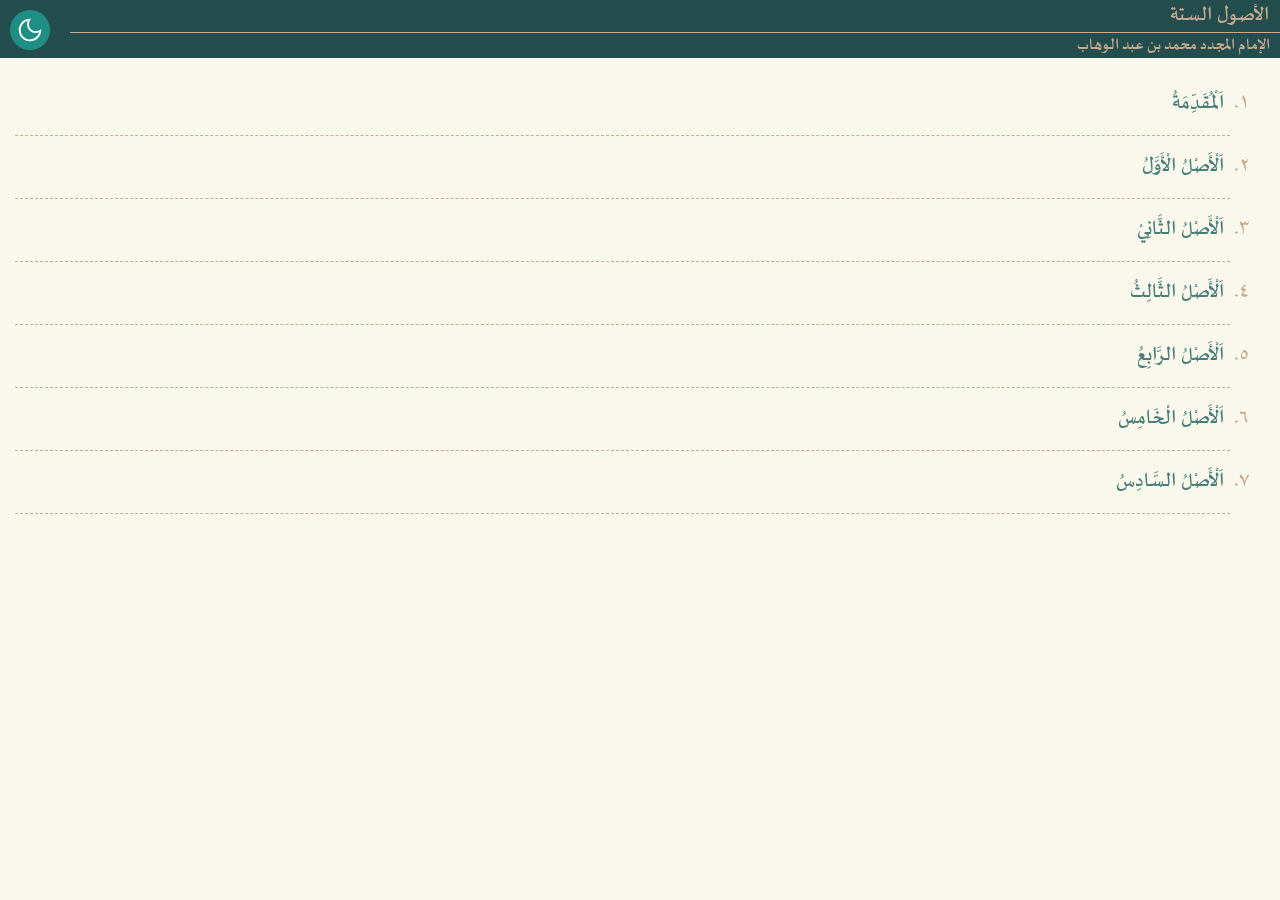
<file: index.html>
<html>
<head>
<meta content='width=device-width, initial-scale=1, maximum-scale=1' name='viewport'/>
<link rel="stylesheet" href="styles.css">
<script src="script.js"></script>
</head>
<body onload="awalmula()" id="utama" class="bodydaftarisi">

<div class="header" id="headerid">
<div class="judulaplikasi">
<b>
الأصول الستة
</b>
</div>
<div class="subjudulaplikasi">
الإمام المجدد محمد بن عبد الوهاب
</div>
</div>


<div id="tempattampil2" hidden></div>
<textarea id="sumber2" hidden>
<style>#tombolterangid { display: block; } #tombolgelapid { display: none; } #utama { background: #161616; } #daftarisi > li { color:#c6ac91; } #daftarisi > li > a { color: #9e9e9e; } #daftarisi > li > a:active {color: #9e9e9e;} #daftarisi > li > a:hover {color: #9e9e9e;} #daftarisi > li > a:visited {color: #9e9e9e;} #idbodyindex2 {background: #161616} #naskaharabid {background: #0f0f0f;color: #f0f0f0;} #naskahid {background: #161616; color: #9e9e9e;} #naskaharabcontohid {background: #161616; color: #9e9e9e;}</style>
</textarea>
<button onclick="nyimpen2()" class="tombolgelap" id="tombolgelapid"></button>
<button onclick="ngapus2()"  class="tombolterang" id="tombolterangid"></button>






<div class="kontenaplikasi"> <div class="tempatelemenonline" id="tempatelemenonlineid" hidden></div>
<ul id="daftarisi">



<li><a href='index2.html#halaman1'>اَلْمُقَدِّمَةُ</a></li>
<li><a href='index2.html#halaman2'>اَلْأَصْلُ الْأَوَّلُ</a></li>
<li><a href='index2.html#halaman3'>اَلْأَصْلُ الثَّانِيْ</a></li>
<li><a href='index2.html#halaman4'>اَلْأَصْلُ الثَّالِثُ</a></li>
<li><a href='index2.html#halaman5'>اَلْأَصْلُ الرَّابِعُ</a></li>
<li><a href='index2.html#halaman6'>اَلْأَصْلُ الْخَامِسُ</a></li>
<li><a href='index2.html#halaman7'>اَلْأَصْلُ السَّادِسُ</a></li>


</ul>



</div>




<script>
function aktifkan_elemen_harus_online() {
	setTimeout(() => {
		document.getElementById("tempatelemenonlineid").innerHTML += "<div class='intionline' id='intionlineid'> <button onclick='kelinkfirebase()'>Tsaqqova Digital Library</button> </div> <style>#tuknampilinlenid { display: block; } .intionline { border: 1px solid #c6ac91; padding: 10px; border-radius: 4px; background-image: url(./images/banner-perpus.png); background-position: center; background-size: cover; } .intionline > button:hover { opacity: 0.7; } .intionline > button:active { opacity: 0.5; } .intionline > button { animation: pentinge 4s infinite; margin: 0px; padding: 10px 15px; padding-left: 32px; color: #ffffff; border: none; border-radius: 4px; overflow: hidden; font-size: 14px; box-shadow: 0 0.5rem 1rem rgba(0,0,0,.15); background-image: url(./images/perpus.svg); background-position: 5px center; background-repeat: no-repeat; background-size: 22px; min-height: 36px; } #tempatelemenonlineid { animation-name: animasiuntukhilangmuncul; animation-duration: 1s; } @keyframes animasiuntukhilangmuncul { 0% { opacity: 0; } 100% { opacity: 1; } } @keyframes pentinge { 0% {background-color:#1f8e85;} 25% {background-color:#244e4d;} 50% {background-color:#1f8e85;} 75% {background-color:#244e4d;} 100% {background-color:#1f8e85;} } </style>";
		document.querySelector('#tempatelemenonlineid').hidden = false;
	}, 500);
}
</script>


</body>
</html>
</file>
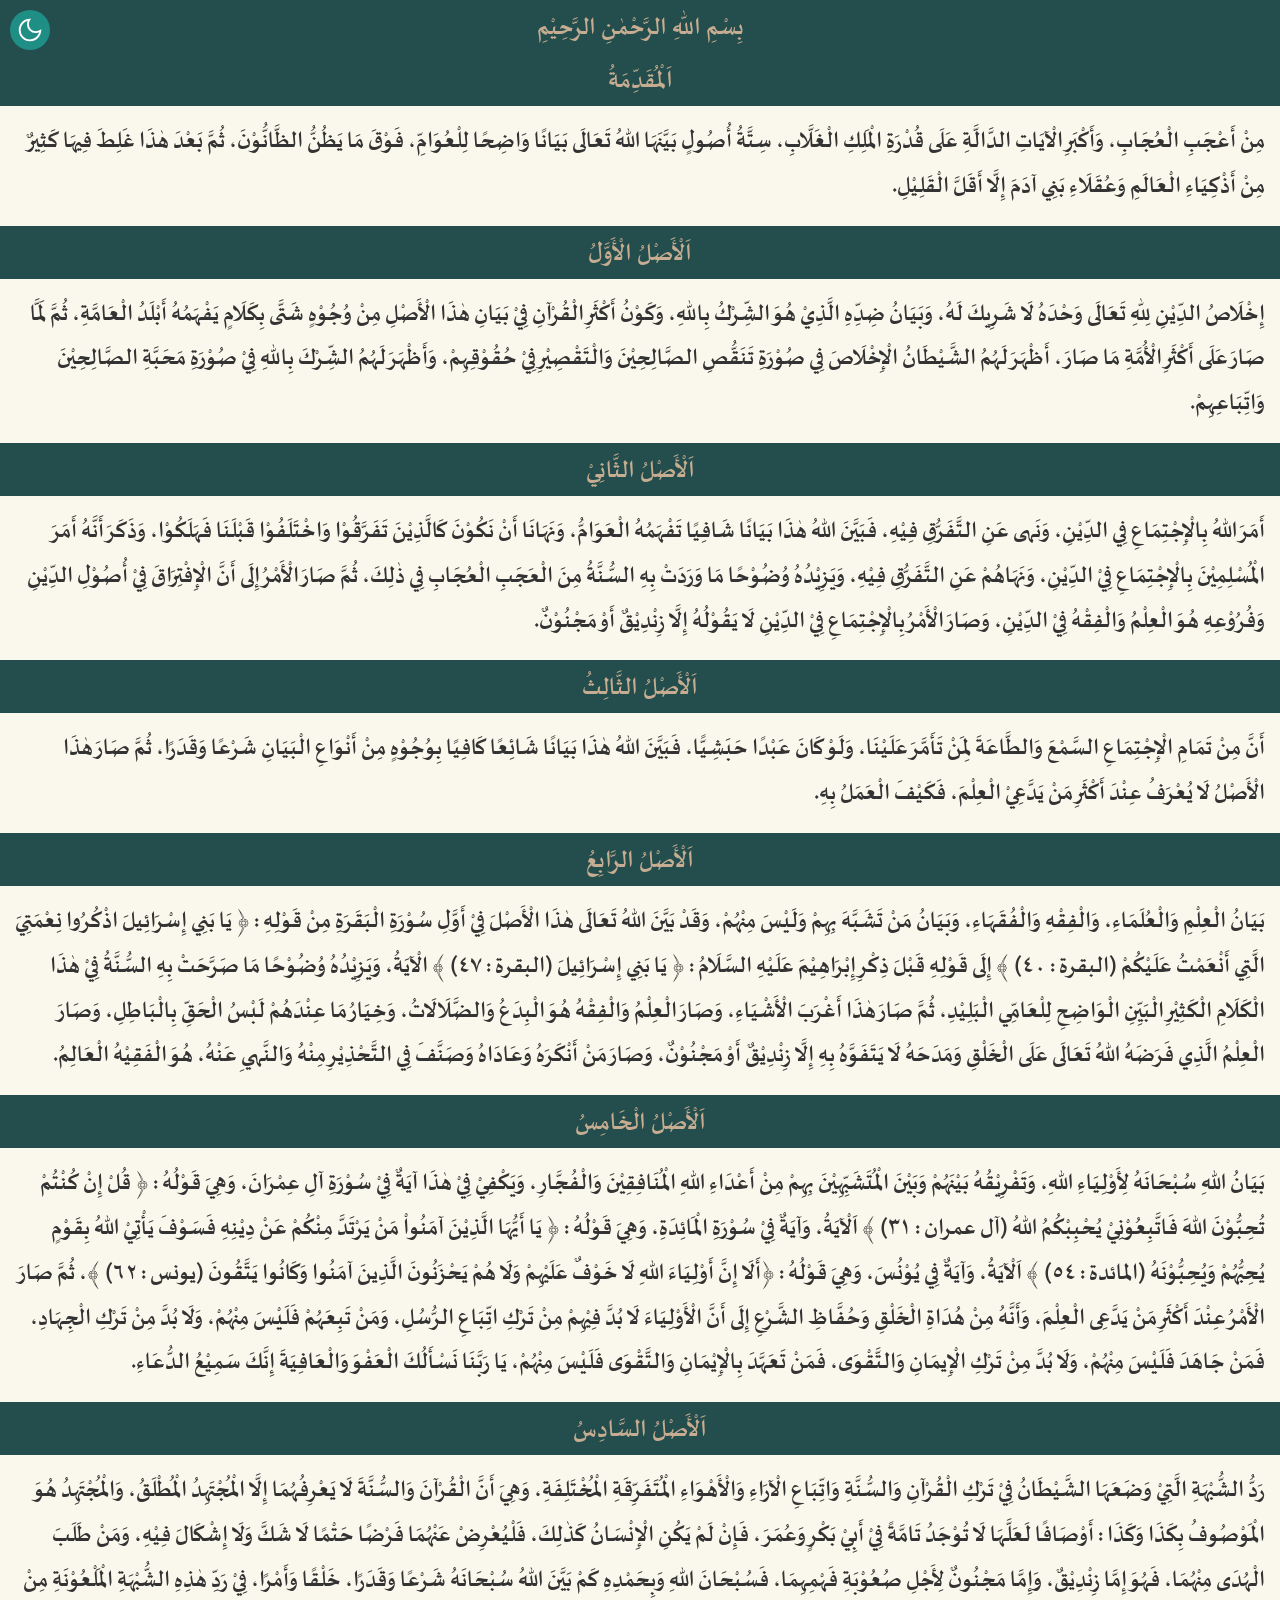
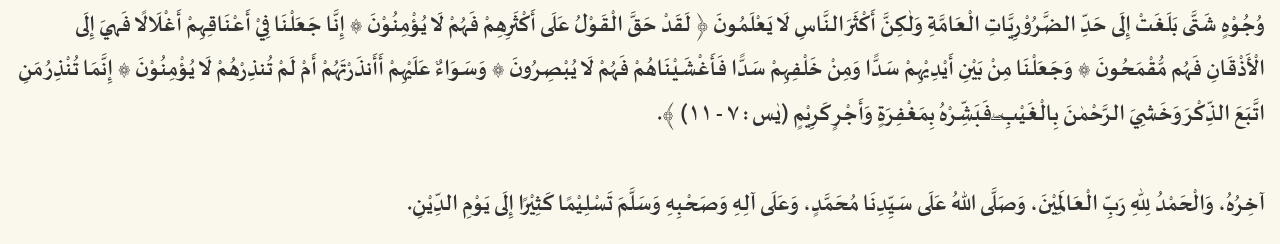
<file: index2.html>
<html>
<head>
<meta content='width=device-width, initial-scale=1, maximum-scale=1' name='viewport'/>
<link rel="stylesheet" href="styles.css">
<script src="script.js"></script>
</head>
<body onload="awalmula()" class="kelasbodyindex2" id="idbodyindex2">




<div id="tempattampil2" hidden></div>
<textarea id="sumber2" hidden>
<style>#tombolterangid { display: block; } #tombolgelapid { display: none; } #utama { background: #161616; } #daftarisi > li { color:#c6ac91; } #daftarisi > li > a { color: #9e9e9e; } #daftarisi > li > a:active {color: #9e9e9e;} #daftarisi > li > a:hover {color: #9e9e9e;} #daftarisi > li > a:visited {color: #9e9e9e;} #idbodyindex2 {background: #161616} #naskaharabid {background: #0f0f0f;color: #f0f0f0;} #naskahid {background: #161616; color: #9e9e9e;} #naskaharabcontohid {background: #161616; color: #9e9e9e;}</style>
</textarea>
<button onclick="nyimpen2()" class="tombolgelap" id="tombolgelapid"></button>
<button onclick="ngapus2()"  class="tombolterang" id="tombolterangid"></button>










<div class="bagianinti">



<!-- 613 Mulai Konten Utama --> 
<a name='halaman1'></a>
<p class='judularab'>بِسْمِ اللّٰهِ الرَّحْمٰنِ الرَّحِيْمِ</p>
<p class='judularab'> اَلْمُقَدِّمَةُ </p>
<p class='naskaharab' id='naskaharabid'> مِنْ أَعْجَبِ الْعُجَابِ، وَأَكْبَرِ الْآيَاتِ الدَّالَّةِ عَلَى قُدْرَةِ الْمَلِكِ الْغَلَّابِ، سِتَّةُ أُصُولٍ بَيَّنَهَا اللهُ تَعَالَى بَيَانًا وَاضِحًا لِلْعُوَامِّ، فَوْقَ مَا يَظُنُّ الظَّانُّوْنَ، ثُمَّ بَعْدَ هٰذَا غَلِطَ فِيهَا كَثِيرٌ مِنْ أَذْكِيَاءِ الْعَالَمِ وَعُقَلَاءِ بَنِي آدَمَ إِلَّا أَقَلَّ الْقَلِيْلِ‏. </p>
<a name='halaman2'></a>
<p class='judularab'> اَلْأَصْلُ الْأَوَّلُ </p>
<p class='naskaharab' id='naskaharabid'> إِخْلَاصُ الدِّيْنِ لِلّٰهِ تَعَالَى وَحْدَهُ لَا شَرِيكَ لَهُ، وَبَيَانُ ضِدِّهِ الَّذِيْ هُوَ الشِّرْكُ بِاللهِ، وَكَوْنُ أَكْثَرِ الْقُرْآنِ فِيْ بَيَانِ هٰذَا الْأَصْلِ مِنْ وُجُوْهٍ شَتَّى بِكَلَامٍ يَفْهَمُهُ أَبْلَدُ الْعَامَّةِ، ثُمَّ لَمَّا صَارَ عَلَى أَكْثَرِ الْأُمَّةِ مَا صَارَ، أَظْهَرَ لَهُمُ الشَّيْطَانُ الْإِخْلَاصَ فِي صُوْرَةِ تَنَقُّصِ الصَّالِحِيْنَ وَالْتَقْصِيْرِ فِيْ حُقُوْقِهِمْ، وَأَظْهَرَ لَهُمُ الشِّرْكَ بِاللهِ فِيْ صُوْرَةِ مَحَبَّةِ الصَّالِحِيْنَ وَاتِّبَاعِهِمْ‏. </p>
<a name='halaman3'></a>
<p class='judularab'> اَلْأَصْلُ الثَّانِيْ </p>
<p class='naskaharab' id='naskaharabid'> أَمَرَ اللهُ بِالْإِجْتِمَاعِ فِي الدِّيْنِ، وَنَهَى عَنِ التَّفَرُّقِ فِيْهِ، فَبَيَّنَ اللهُ هٰذَا بَيَانًا شَافِيًا تَفْهَمُهُ الْعَوَامُّ، وَنَهَانَا أَنْ نَكُوْنَ كَالَّذِيْنَ تَفَرَّقُوْا وَاخْتَلَفُوْا قَبْلَنَا فَهَلَكُوْا، وَذَكَرَ أَنَّهُ أَمَرَ الْمُسْلِمِيْنَ بِالْإِجْتِمَاعِ فِيْ الدِّيْنِ، وَنَهَاهُمْ عَنِ التَّفَرُّقِ فِيْهِ، وَيَزِيْدُهُ وُضُوْحًا مَا وَرَدَتْ بِهِ السُّنَّةُ مِنَ الْعَجَبِ الْعُجَابِ فِي ذٰلِكَ، ثُمَّ صَارَ الْأَمْرُ إِلَى أَنَّ الْإِفْتِرَاقَ فِيْ أُصُوْلِ الدِّيْنِ وَفُرُوْعِهِ هُوَ الْعِلْمُ وَالْفِقْهُ فِيْ الدِّيْنِ، وَصَارَ الْأَمْرُ بِالْإِجْتِمَاعِ فِيْ الدِّيْنِ لَا يَقُوْلُهُ إِلَّا زِنْدِيْقٌ أَوْ مَجْنُوْنٌ‏.‏ </p>
<a name='halaman4'></a>
<p class='judularab'> اَلْأَصْلُ الثَّالِثُ </p>
<p class='naskaharab' id='naskaharabid'> أَنَّ مِنْ تَمَامِ الْإِجْتِمَاعِ السَّمْعَ وَالطَّاعَةَ لِمَنْ تَأَمَّرَ عَلَيْنَا، وَلَوْ كَانَ عَبْدًا حَبَشِيًّا، فَبَيَّنَ اللهُ هٰذَا بَيَانًا شَائِعًا كَافِيًا بِوُجُوْهٍ مِنْ أَنْوَاعِ الْبَيَانِ شَرْعًا وَقَدَرًا، ثُمَّ صَارَ هٰذَا الْأَصْلُ لَا يُعْرَفُ عِنْدَ أَكْثَرِ مَنْ يَدَّعِيْ الْعِلْمَ، فَكَيْفَ الْعَمَلُ بِهِ‏.‏ </p>
<a name='halaman5'></a>
<p class='judularab'> اَلْأَصْلُ الرَّابِعُ </p>
<p class='naskaharab' id='naskaharabid'> بَيَانُ الْعِلْمِ وَالْعُلَمَاءِ، وَالْفِقْهِ وَالْفُقَهَاءِ، وَبَيَانُ مَنْ تَشَبَّهَ بِهِمْ وَلَيْسَ مِنْهُمْ، وَقَدْ بَيَّنَ اللهُ تَعَالَى هٰذَا الْأَصْلَ فِيْ أَوَّلِ سُوْرَةِ الْبَقَرَةِ مِنْ قَوْلِهِ ‏: ﴿ يَا بَنِي إِسْرَائِيلَ اذْكُرُوا نِعْمَتِيَ الَّتِي أَنْعَمْتُ عَلَيْكُمْ (‏البقرة :‏ ٤٠) ﴾ إِلَى قَوْلِهِ قَبْلَ ذِكْرِ إِبْرَاهِيْمَ عَلَيْهِ السَّلَامُ : ‏﴿ يَا بَنِي إِسْرَائِيلَ (‏البقرة ‏:‏ ٤٧‏) ﴾ الْآيَةُ، وَيَزِيْدُهُ وُضُوْحًا مَا صَرَّحَتْ بِهِ السُّنَّةُ فِيْ هٰذَا الْكَلَامِ الْكَثِيْرِ الْبَيِّنِ الْوَاضِحِ لِلْعَامِّي الْبَلِيْدِ، ثُمَّ صَارَ هٰذَا أَغْرَبَ الْأَشْيَاءِ، وَصَارَ الْعِلْمُ وَالْفِقْهُ هُوَ الْبِدَعُ وَالضَّلَالَاتُ، وَخِيَارُ مَا عِنْدَهُمْ لَبْسُ الْحَقِّ بِالْبَاطِلِ، وَصَارَ الْعِلْمُ الَّذِي فَرَضَهُ اللهُ تَعَالَى عَلَى الْخَلْقِ وَمَدَحَهُ لَا يَتَفَوَّهُ بِهِ إِلَّا زِنْدِيْقٌ أَوْ مَجْنُوْنٌ، وَصَارَ مَنْ أَنْكَرَهُ وَعَادَاهُ وَصَنَّفَ فِي التَّحْذِيْرِ مِنْهُ وَالنَّهْيِ عَنْهُ، هُوَ الْفَقِيْهُ الْعَالِمُ‏. </p>
<a name='halaman6'></a>
<p class='judularab'> اَلْأَصْلُ الْخَامِسُ </p>
<p class='naskaharab' id='naskaharabid'> بَيَانُ اللهِ سُبْحَانَهُ لِأَوْلِيَاءِ اللهِ، وَتَفْرِيْقُهُ بَيْنَهُمْ وَبَيْنَ الْمُتَشَبِّهِيْنَ بِهِمْ مِنْ أَعْدَاءِ اللهِ الْمُنَافِقِيْنَ وَالْفُجَّارِ، وَيَكْفِيْ فِيْ هٰذَا آيَةٌ فِيْ سُوْرَةِ آلِ عِمْرَانَ، وَهِيَ قَوْلُهُ‏ : ﴿ قُلْ إِنْ كُنْتُمْ تُحِبُّوْنَ اللهَ فَاتَّبِعُوْنِيْ يُحْبِبْكُمُ اللهُ‏ (آل عمران :‏ ٣١) ﴾ ‏اَلْآيَةُ، وَآيَةٌ فِيْ سُوْرَةِ الْمَائِدَةِ، وَهِيَ قَوْلُهُ‏ : ﴿ يَا أَيُّهَا الَّذِيْنَ آمَنُواْ مَنْ يَرْتَدَّ مِنْكُمْ عَنْ دِيْنِهِ فَسَوْفَ يَأْتِيْ اللهُ بِقَوْمٍ يُحِبُّهُمْ وَيُحِبُّوْنَهُ‏ (المائدة : ٥٤) ﴾ ‏اَلْآيَةُ، وَآيَةٌ فِي يُوْنُسَ، وَهِيَ قَوْلُهُ : ﴿أَلَا إِنَّ أَوْلِيَاءَ اللهِ لَا خَوْفٌ عَلَيْهِمْ وَلَا هُمْ يَحْزَنُونَ الَّذِينَ آمَنُوا وَكَانُوا يَتَّقُونَ‏ (يونس ‏:‏ ٦٢)‏ ﴾‏، ثُمَّ صَارَ الْأَمْرُ عِنْدَ أَكْثَرِ مَنْ يَدَّعِى الْعِلْمَ، وَأَنَّهُ مِنْ هُدَاةِ الْخَلْقِ وَحُفَّاظِ الشَّرْعِ إِلَى أَنَّ الْأَوْلِيَاءَ لَا بُدَّ فِيْهِمْ مِنْ تَرْكِ اتِّبَاعِ الرُّسُلِ، وَمَنْ تَبِعَهُمْ فَلَيْسَ مِنْهُمْ، وَلَا بُدَّ مِنْ تَرْكِ الْجِهَادِ، فَمَنْ جَاهَدَ فَلَيْسَ مِنْهُمْ، وَلَا بُدَّ مِنْ تَرْكِ الْإِيمَانِ وَالتَّقْوَى، فَمَنْ تَعَهَّدَ بِالْإِيْمَانِ وَالتَّقْوَى فَلَيْسَ مِنْهُمْ، يَا رَبَّنَا نَسْأَلُكَ الْعَفْوَ وَالْعَافِيَةَ إِنَّكَ سَمِيْعُ الدُّعَاءِ‏. </p>
<a name='halaman7'></a>
<p class='judularab'> اَلْأَصْلُ السَّادِسُ </p>
<p class='naskaharab' id='naskaharabid'> رَدُّ الشُّبْهَةِ الَّتِيْ وَضَعَهَا الشَّيْطَانُ فِيْ تَرْكِ الْقُرْآنِ وَالسُّنَّةِ وَاتِّبَاعِ الْآرَاءِ وَالْأَهْوَاءِ الْمُتَفَرِّقَةِ الْمُخْتَلِفَةِ، وَهِيَ أَنَّ الْقُرْآنَ وَالسُّنَّةَ لَا يَعْرِفُهُمَا إِلَّا الْمُجْتَهِدُ الْمُطْلَقُ، وَالْمُجْتَهِدُ هُوَ الْمَوْصُوفُ بِكَذَا وَكَذَا : أَوْصَافًا لَعَلَّهَا لَا تُوْجَدُ تَامَّةً فِيْ أَبِيْ بَكْرٍ وَعُمَرَ، فَإِنْ لَمْ يَكُنِ الْإِنْسَانُ كَذٰلِكَ، فَلْيُعْرِضْ عَنْهُمَا فَرْضًا حَتْمًا لَا شَكَّ وَلَا إِشْكَالَ فِيْهِ، وَمَنْ طَلَبَ الْهُدَى مِنْهُمَا، فَهُوَ إِمَّا زِنْدِيْقٌ، وَإِمَّا مَجْنُونٌ لِأَجْلِ صُعُوْبَةِ فَهْمِهِمَا، فَسُبْحَانَ اللهِ وَبِحَمْدِهِ كَمْ بَيَّنَ اللهُ سُبْحَانَهُ شَرْعًا وَقَدَرًا، خَلْقًا وَأَمْرًا، فِيْ رَدِّ هٰذِهِ الشُّبْهَةِ الْمَلْعُوْنَةِ مِنْ وُجُوْهٍ شَتَّى بَلَغَتْ إِلَى حَدِّ الضَّرُوْرِيَّاتِ الْعَامَّةِ وَلٰكِنَّ أَكْثَرَ النَّاسِ لَا يَعْلَمُونَ ﴿ لَقَدْ حَقَّ الْقَوْلُ عَلَى أَكْثَرِهِمْ فَهُمْ لَا يُؤْمِنُوْنَ ۞ إِنَّا جَعَلْنَا فِيْ أَعْنَاقِهِمْ أَغْلَالًا فَهِيَ إِلَى الْأَذْقَانِ فَهُم مُّقْمَحُونَ ۞ وَجَعَلْنَا مِنْ بَيْنِ أَيْدِيْهِمْ سَدًّا وَمِنْ خَلْفِهِمْ سَدًّا فَأَغْشَيْنَاهُمْ فَهُمْ لَا يُبْصِرُونَ ۞ وَسَوَاءٌ عَلَيْهِمْ أَأَنذَرْتَهُمْ أَمْ لَمْ تُنذِرْهُمْ لَا يُؤْمِنُوْنَ ۞ إِنَّمَا تُنْذِرُ مَنِ اتَّبَعَ الذِّكْرَ وَخَشِيَ الرَّحْمٰنَ بِالْغَيْبِ ۖ فَبَشِّرْهُ بِمَغْفِرَةٍ وَأَجْرٍ كَرِيْمٍ ‏(يٰس ‏:‏ ٧ - ١١‏) ﴾.


<br>
<br>

 آخِرُهُ، وَالْحَمْدُ لِلّٰهِ رَبِّ الْعَالَمِيْنَ، وَصَلَّى اللهُ عَلَى سَيِّدِنَا مُحَمَّدٍ، وَعَلَى آلِهِ وَصَحْبِهِ وَسَلَّمَ تَسْلِيْمًا كَثِيْرًا إِلَى يَوْمِ الدِّيْنِ‏.‏ 
</p>
<!-- 613 Akhir Konten Utama -->


</div>




</body>
</html>
</file>
<file: styles.css>
@font-face { font-family: 'Arab'; src: url('./font/arab.ttf'); } @font-face { font-family: 'LatinBold'; src: url('./font/latinbold.ttf'); } @font-face { font-family: 'LatinLight'; src: url('./font/latinlight.ttf'); } .judularab { font-size: 30px; font-family: 'Arab'; line-height: 1.6; margin: 0px; padding: 5px 60px; padding-bottom: 0px; text-align: center; background: #244e4d; color: #c6ac91; } .judul { font-weight: bold; text-align: center; font-size: 19px; font-family: 'LatinBold'; line-height: 1.6; margin: 0px; padding: 5px 60px; background: #244e4d; color: #c6ac91; } .naskaharab { font-size: 28px; font-family: 'Arab'; margin: 0px; padding: 15px; direction: rtl; background: #faf8ec; color: #333333; line-height: 1.6; } .naskah { font-size: 18px; font-family: 'LatinLight'; line-height: 1.6; margin: 0px; padding: 15px; color: #737373; } .tulisanarab { font-size: 28px; font-family: 'Arab'; } .naskaharabcontoh { font-size: 28px; font-family: 'Arab'; line-height: 1.6; margin: 0px 0px 15px 0px; direction: rtl; text-align: center; color: #244e4d; } p { padding: 0px 15px; } body { margin: 0px; padding: 0px; } .header { background: #244e4d; margin: 0px; padding: 0px; position: fixed; width: -webkit-fill-available; top: 0px; right: 0px; } .judulaplikasi { font-size: 24px; font-family: 'Arab'; margin: 0px 0px 0px 70px; padding: 0px 10px; text-align: right; color: #c6ac91; white-space: nowrap; overflow: hidden; text-overflow: ellipsis; direction: rtl; border-bottom: 1px solid #c6ac91; } .subjudulaplikasi { font-size: 19px; font-family: 'Arab'; margin: 0px 0px 0px 70px; padding: 0px 10px; text-align: right; color: #c6ac91; white-space: nowrap; overflow: hidden; text-overflow: ellipsis; direction: rtl; } .tombolterang { display: none; width: 40px; height: 40px; border-radius: 100%; border: none; background: #1f8e85; position: fixed; top: 10px; left: 10px; background-image: url(./icon/padang.svg); background-position: center; background-size: 30px; background-repeat: no-repeat; z-index: 9; } .tombolgelap { display: block; width: 40px; height: 40px; border-radius: 100%; border: none; background: #1f8e85; position: fixed; top: 10px; left: 10px; background-image: url(./icon/peteng.svg); background-position: center; background-size: 30px; background-repeat: no-repeat; z-index: 9; } .kontenaplikasi { width: -webkit-fill-available; margin: 0px; padding: 15px; } ul { margin: 0px; direction: rtl; font-family: 'Arab'; list-style: arabic-indic; font-size: 24px; padding-right: 35px; } li { color: #c6ac91; border-bottom: 1px dashed #c6ac95; } a { text-decoration: none; display: block; padding: 15px 5px; -webkit-tap-highlight-color: #ffffff00; color: #487e78; } a:active { opacity: 0.5; color: #487e78; } a:hover { opacity: 0.5; color: #487e78; } a:visited { color: #487e78; } .bodydaftarisi { background: #faf8ec; } .bagianinti { margin: 0px; width: -webkit-fill-available; } .bagianinti > img { width: -webkit-fill-available; padding: 0px; margin: 0px; margin-bottom: 5px; } .bagianinti > a { width: -webkit-fill-available; height: 0px; padding: 0px; margin: 0px; } .tempatelemenonline { margin-bottom: 10px; }
</file>
